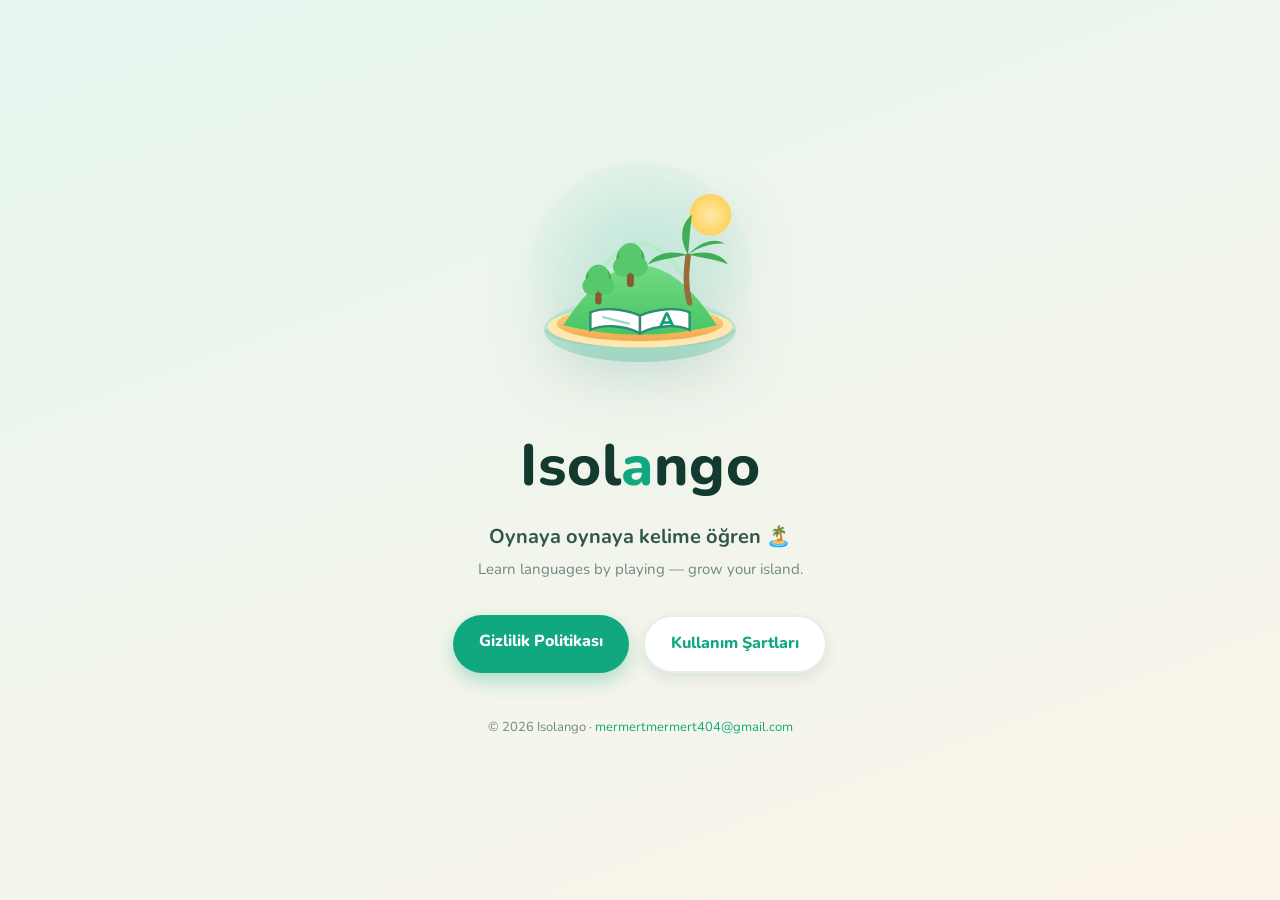
<file: index.html>
<!DOCTYPE html>
<html lang="tr">
<head>
<meta charset="utf-8" />
<meta name="viewport" content="width=device-width, initial-scale=1" />
<title>Isolango — Oynaya oynaya kelime öğren</title>
<meta name="description" content="Isolango: oyunlaştırılmış dil öğrenme uygulaması. Kelime öğren, adanı büyüt." />
<link rel="stylesheet" href="./style.css" />
</head>
<body>
  <main class="hero">
    <svg class="island" viewBox="0 0 300 300" xmlns="http://www.w3.org/2000/svg" aria-label="Isolango adası">
      <defs>
        <radialGradient id="glow" cx="0.5" cy="0.45" r="0.55">
          <stop offset="0" stop-color="#BDEBDC" stop-opacity="0.8"/>
          <stop offset="1" stop-color="#BDEBDC" stop-opacity="0"/>
        </radialGradient>
        <linearGradient id="sea" x1="0" y1="0" x2="0" y2="1">
          <stop offset="0" stop-color="#5BD8B8"/><stop offset="1" stop-color="#12A87F"/>
        </linearGradient>
        <linearGradient id="sand" x1="0" y1="0" x2="0" y2="1">
          <stop offset="0" stop-color="#FFD782"/><stop offset="1" stop-color="#F0A94E"/>
        </linearGradient>
        <linearGradient id="grass" x1="0" y1="0" x2="0" y2="1">
          <stop offset="0" stop-color="#74D983"/><stop offset="1" stop-color="#45C664"/>
        </linearGradient>
        <radialGradient id="sun" cx="0.5" cy="0.5" r="0.5">
          <stop offset="0" stop-color="#FFE9A8"/><stop offset="1" stop-color="#FFD25E"/>
        </radialGradient>
      </defs>

      <circle cx="150" cy="140" r="140" fill="url(#glow)"/>
      <circle cx="238" cy="66" r="26" fill="url(#sun)"/>

      <!-- deniz tabanı -->
      <ellipse cx="150" cy="210" rx="120" ry="40" fill="url(#sea)" opacity="0.25"/>

      <g transform="translate(150 150)">
        <!-- gölge + kumsal -->
        <ellipse cx="0" cy="62" rx="118" ry="20" fill="#000" opacity="0.06"/>
        <ellipse cx="0" cy="56" rx="116" ry="26" fill="#FFE7B0"/>
        <ellipse cx="0" cy="52" rx="104" ry="22" fill="url(#sand)"/>
        <!-- çimen tepe -->
        <path d="M-96 54 Q 0 -96 96 54 Q 0 78 -96 54 Z" fill="url(#grass)"/>
        <path d="M-52 -10 Q 0 -86 52 -10" stroke="#A6EFAE" stroke-width="5" stroke-linecap="round" fill="none" opacity="0.5"/>

        <!-- ağaçlar -->
        <g transform="translate(-52 6)">
          <rect x="-4" y="-2" width="8" height="24" rx="4" fill="#8A5A34"/>
          <circle cx="0" cy="-10" r="16" fill="#3FAE55"/><circle cx="-9" cy="-1" r="11" fill="#57C86B"/><circle cx="9" cy="-1" r="11" fill="#57C86B"/><circle cx="0" cy="-15" r="13" fill="#57C86B"/>
        </g>
        <g transform="translate(-12 -18) scale(1.1)">
          <rect x="-4" y="-2" width="8" height="24" rx="4" fill="#8A5A34"/>
          <circle cx="0" cy="-10" r="16" fill="#3FAE55"/><circle cx="-9" cy="-1" r="11" fill="#57C86B"/><circle cx="9" cy="-1" r="11" fill="#57C86B"/><circle cx="0" cy="-15" r="13" fill="#57C86B"/>
        </g>
        <!-- palmiye -->
        <g transform="translate(60 2)">
          <path d="M2 24 C -4 2 -2 -16 0 -34" stroke="#9A6A3C" stroke-width="7" fill="none" stroke-linecap="round"/>
          <g fill="#3FAE55">
            <path d="M0 -36 C -28 -44 -44 -34 -50 -24 C -34 -31 -17 -32 0 -36 Z"/>
            <path d="M0 -36 C 28 -44 44 -34 50 -24 C 34 -31 17 -32 0 -36 Z"/>
            <path d="M0 -36 C -14 -62 -5 -78 5 -86 C 2 -66 2 -50 0 -36 Z"/>
            <path d="M0 -36 C 19 -56 36 -56 46 -50 C 29 -51 14 -46 0 -36 Z"/>
          </g>
        </g>

        <!-- açık kitap "A" -->
        <g transform="translate(0 40)">
          <path d="M0 2 C -22 -8 -48 -8 -62 -2 L-62 20 C -48 13 -22 13 0 24 Z" fill="#fff" stroke="#2E8B74" stroke-width="3"/>
          <path d="M0 2 C 22 -8 48 -8 62 -2 L62 20 C 48 13 22 13 0 24 Z" fill="#fff" stroke="#2E8B74" stroke-width="3"/>
          <line x1="-46" y1="4" x2="-14" y2="12" stroke="#9FD6C6" stroke-width="3" stroke-linecap="round"/>
          <text x="34" y="16" font-family="Nunito, sans-serif" font-weight="800" font-size="26" fill="#0E9E76" text-anchor="middle">A</text>
        </g>
      </g>
    </svg>

    <h1 class="brand">Isol<span class="a">a</span>ngo</h1>
    <p class="tagline">Oynaya oynaya kelime öğren 🏝️</p>
    <p class="sub">Learn languages by playing — grow your island.</p>

    <nav class="links">
      <a class="btn" href="./privacy.html">Gizlilik Politikası</a>
      <a class="btn ghost" href="./terms.html">Kullanım Şartları</a>
    </nav>

    <p class="foot">
      © 2026 Isolango · <a href="mailto:mermertmermert404@gmail.com">mermertmermert404@gmail.com</a>
    </p>
  </main>
</body>
</html>
</file>
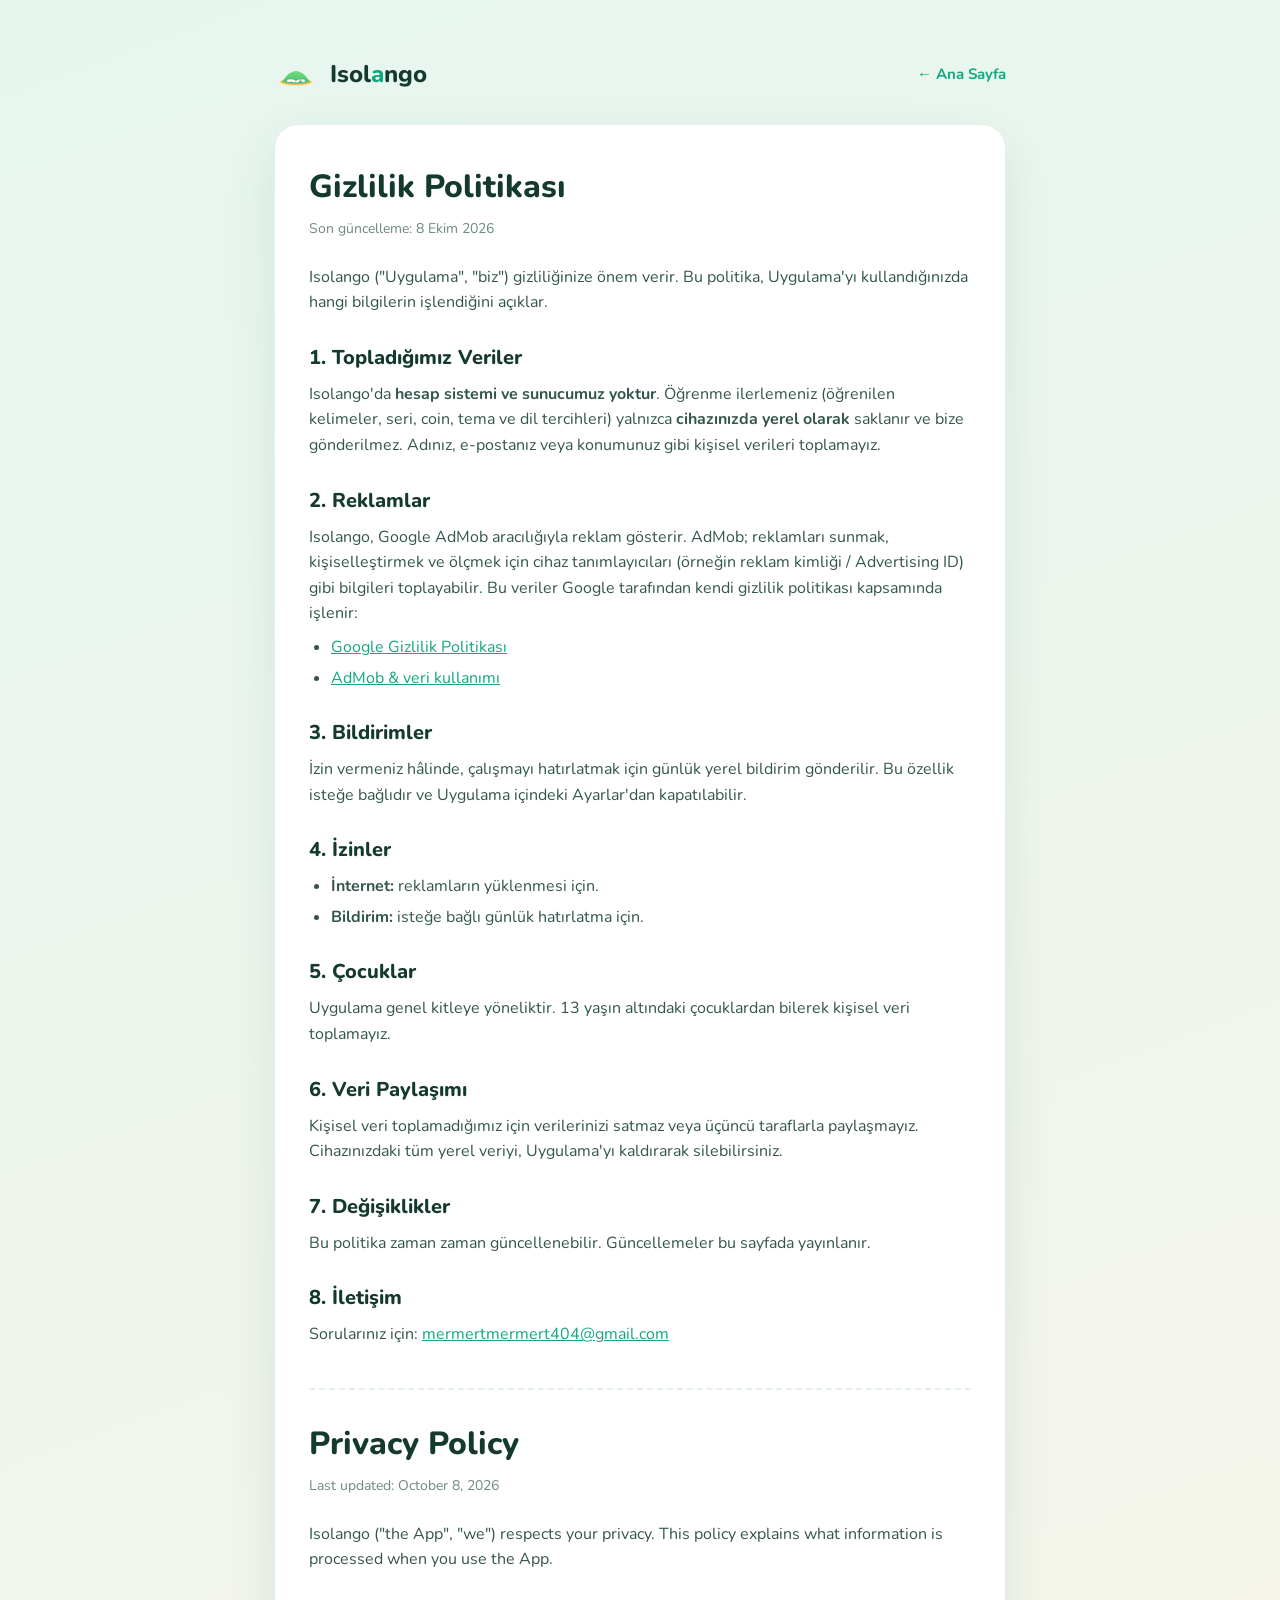
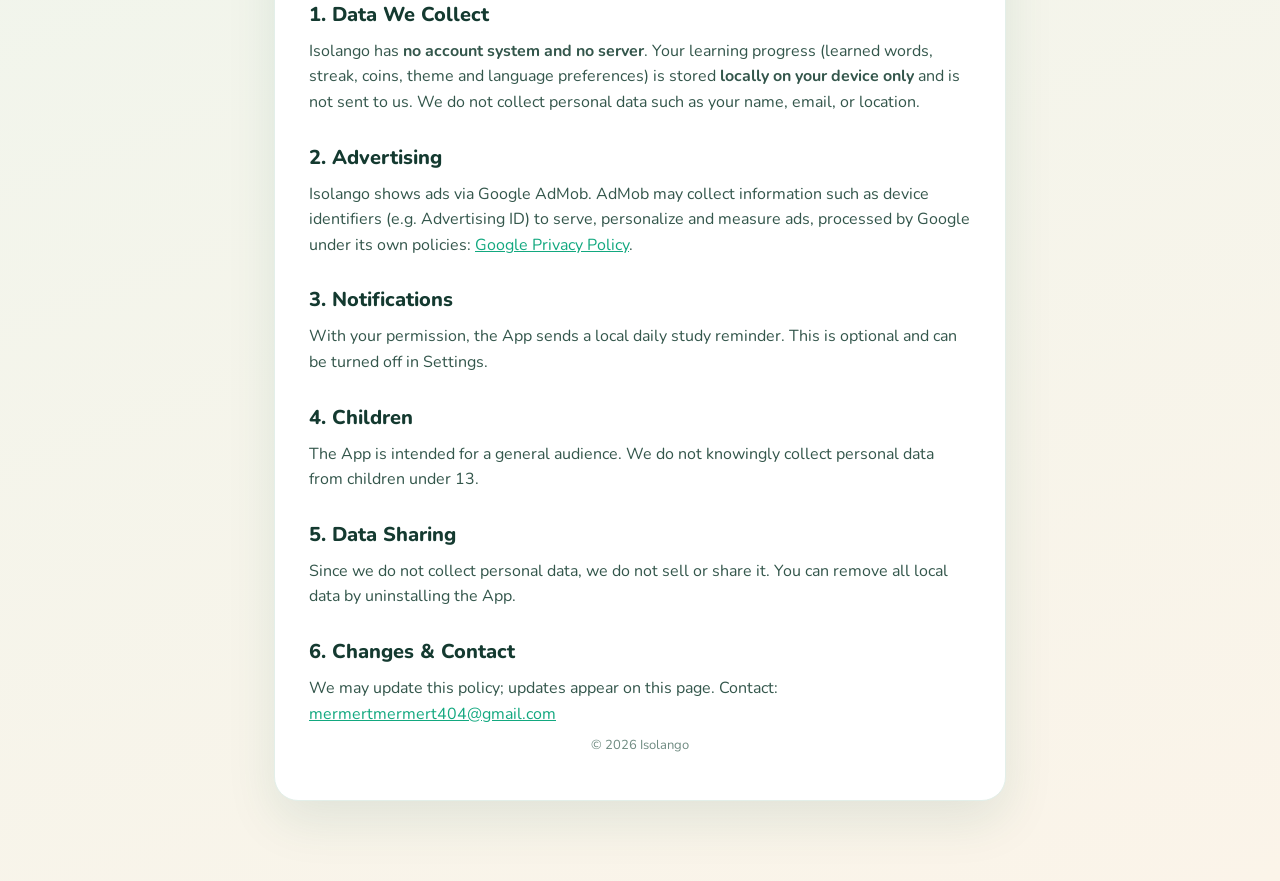
<file: privacy.html>
<!DOCTYPE html>
<html lang="tr">
<head>
<meta charset="utf-8" />
<meta name="viewport" content="width=device-width, initial-scale=1" />
<title>Gizlilik Politikası — Isolango</title>
<link rel="stylesheet" href="./style.css" />
</head>
<body>
  <div class="page">
    <header class="topnav">
      <svg class="logo" viewBox="0 0 300 300" xmlns="http://www.w3.org/2000/svg" aria-hidden="true">
        <defs>
          <linearGradient id="g2" x1="0" y1="0" x2="0" y2="1"><stop offset="0" stop-color="#74D983"/><stop offset="1" stop-color="#45C664"/></linearGradient>
          <linearGradient id="s2" x1="0" y1="0" x2="0" y2="1"><stop offset="0" stop-color="#FFD782"/><stop offset="1" stop-color="#F0A94E"/></linearGradient>
        </defs>
        <g transform="translate(150 150)">
          <ellipse cx="0" cy="56" rx="116" ry="26" fill="#FFE7B0"/>
          <ellipse cx="0" cy="52" rx="104" ry="22" fill="url(#s2)"/>
          <path d="M-96 54 Q 0 -96 96 54 Q 0 78 -96 54 Z" fill="url(#g2)"/>
          <g transform="translate(0 40)">
            <path d="M0 2 C -22 -8 -48 -8 -62 -2 L-62 20 C -48 13 -22 13 0 24 Z" fill="#fff" stroke="#2E8B74" stroke-width="3"/>
            <path d="M0 2 C 22 -8 48 -8 62 -2 L62 20 C 48 13 22 13 0 24 Z" fill="#fff" stroke="#2E8B74" stroke-width="3"/>
            <text x="34" y="16" font-family="Nunito, sans-serif" font-weight="800" font-size="26" fill="#0E9E76" text-anchor="middle">A</text>
          </g>
        </g>
      </svg>
      <span class="name">Isol<span class="a">a</span>ngo</span>
      <a class="home" href="./index.html">← Ana Sayfa</a>
    </header>

    <article class="doc">
      <h1>Gizlilik Politikası</h1>
      <p class="updated">Son güncelleme: 8 Ekim 2026</p>

      <p>Isolango ("Uygulama", "biz") gizliliğinize önem verir. Bu politika, Uygulama'yı kullandığınızda hangi bilgilerin işlendiğini açıklar.</p>

      <h2>1. Topladığımız Veriler</h2>
      <p>Isolango'da <strong>hesap sistemi ve sunucumuz yoktur</strong>. Öğrenme ilerlemeniz (öğrenilen kelimeler, seri, coin, tema ve dil tercihleri) yalnızca <strong>cihazınızda yerel olarak</strong> saklanır ve bize gönderilmez. Adınız, e-postanız veya konumunuz gibi kişisel verileri toplamayız.</p>

      <h2>2. Reklamlar</h2>
      <p>Isolango, Google AdMob aracılığıyla reklam gösterir. AdMob; reklamları sunmak, kişiselleştirmek ve ölçmek için cihaz tanımlayıcıları (örneğin reklam kimliği / Advertising ID) gibi bilgileri toplayabilir. Bu veriler Google tarafından kendi gizlilik politikası kapsamında işlenir:</p>
      <ul>
        <li><a href="https://policies.google.com/privacy" target="_blank" rel="noopener">Google Gizlilik Politikası</a></li>
        <li><a href="https://support.google.com/admob/answer/6128543" target="_blank" rel="noopener">AdMob &amp; veri kullanımı</a></li>
      </ul>

      <h2>3. Bildirimler</h2>
      <p>İzin vermeniz hâlinde, çalışmayı hatırlatmak için günlük yerel bildirim gönderilir. Bu özellik isteğe bağlıdır ve Uygulama içindeki Ayarlar'dan kapatılabilir.</p>

      <h2>4. İzinler</h2>
      <ul>
        <li><strong>İnternet:</strong> reklamların yüklenmesi için.</li>
        <li><strong>Bildirim:</strong> isteğe bağlı günlük hatırlatma için.</li>
      </ul>

      <h2>5. Çocuklar</h2>
      <p>Uygulama genel kitleye yöneliktir. 13 yaşın altındaki çocuklardan bilerek kişisel veri toplamayız.</p>

      <h2>6. Veri Paylaşımı</h2>
      <p>Kişisel veri toplamadığımız için verilerinizi satmaz veya üçüncü taraflarla paylaşmayız. Cihazınızdaki tüm yerel veriyi, Uygulama'yı kaldırarak silebilirsiniz.</p>

      <h2>7. Değişiklikler</h2>
      <p>Bu politika zaman zaman güncellenebilir. Güncellemeler bu sayfada yayınlanır.</p>

      <h2>8. İletişim</h2>
      <p>Sorularınız için: <a href="mailto:mermertmermert404@gmail.com">mermertmermert404@gmail.com</a></p>

      <hr class="lang-divider" />

      <h1 style="margin-top:28px;">Privacy Policy</h1>
      <p class="updated">Last updated: October 8, 2026</p>
      <p>Isolango ("the App", "we") respects your privacy. This policy explains what information is processed when you use the App.</p>

      <h2>1. Data We Collect</h2>
      <p>Isolango has <strong>no account system and no server</strong>. Your learning progress (learned words, streak, coins, theme and language preferences) is stored <strong>locally on your device only</strong> and is not sent to us. We do not collect personal data such as your name, email, or location.</p>

      <h2>2. Advertising</h2>
      <p>Isolango shows ads via Google AdMob. AdMob may collect information such as device identifiers (e.g. Advertising ID) to serve, personalize and measure ads, processed by Google under its own policies: <a href="https://policies.google.com/privacy" target="_blank" rel="noopener">Google Privacy Policy</a>.</p>

      <h2>3. Notifications</h2>
      <p>With your permission, the App sends a local daily study reminder. This is optional and can be turned off in Settings.</p>

      <h2>4. Children</h2>
      <p>The App is intended for a general audience. We do not knowingly collect personal data from children under 13.</p>

      <h2>5. Data Sharing</h2>
      <p>Since we do not collect personal data, we do not sell or share it. You can remove all local data by uninstalling the App.</p>

      <h2>6. Changes &amp; Contact</h2>
      <p>We may update this policy; updates appear on this page. Contact: <a href="mailto:mermertmermert404@gmail.com">mermertmermert404@gmail.com</a></p>

      <p class="doc-foot">© 2026 Isolango</p>
    </article>
  </div>
</body>
</html>
</file>
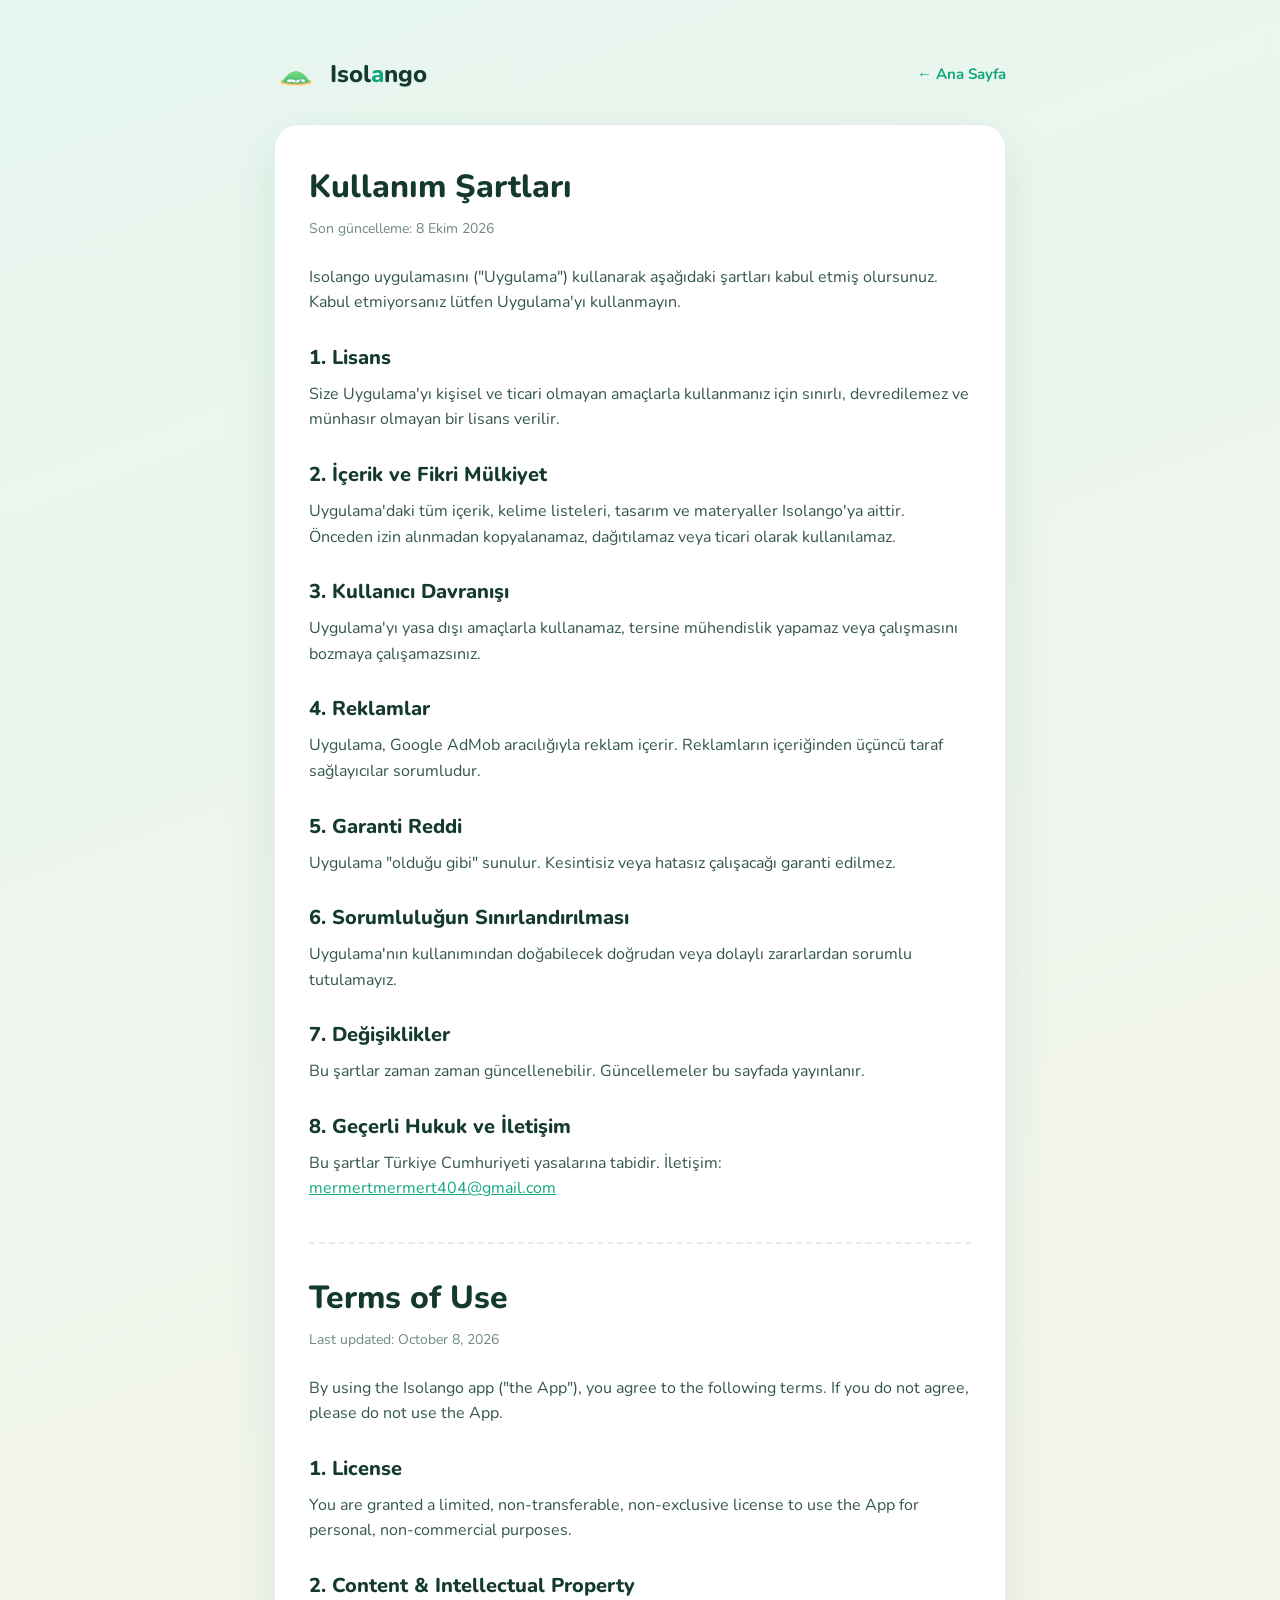
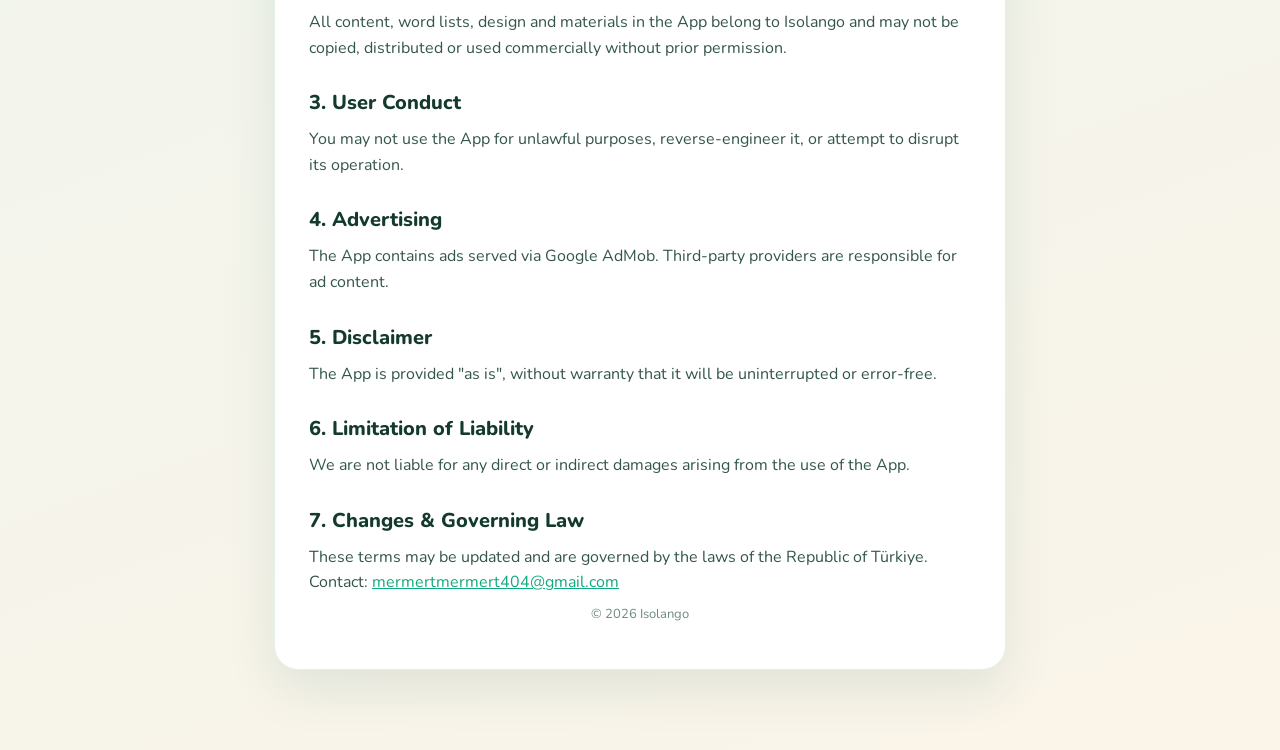
<file: terms.html>
<!DOCTYPE html>
<html lang="tr">
<head>
<meta charset="utf-8" />
<meta name="viewport" content="width=device-width, initial-scale=1" />
<title>Kullanım Şartları — Isolango</title>
<link rel="stylesheet" href="./style.css" />
</head>
<body>
  <div class="page">
    <header class="topnav">
      <svg class="logo" viewBox="0 0 300 300" xmlns="http://www.w3.org/2000/svg" aria-hidden="true">
        <defs>
          <linearGradient id="g3" x1="0" y1="0" x2="0" y2="1"><stop offset="0" stop-color="#74D983"/><stop offset="1" stop-color="#45C664"/></linearGradient>
          <linearGradient id="s3" x1="0" y1="0" x2="0" y2="1"><stop offset="0" stop-color="#FFD782"/><stop offset="1" stop-color="#F0A94E"/></linearGradient>
        </defs>
        <g transform="translate(150 150)">
          <ellipse cx="0" cy="56" rx="116" ry="26" fill="#FFE7B0"/>
          <ellipse cx="0" cy="52" rx="104" ry="22" fill="url(#s3)"/>
          <path d="M-96 54 Q 0 -96 96 54 Q 0 78 -96 54 Z" fill="url(#g3)"/>
          <g transform="translate(0 40)">
            <path d="M0 2 C -22 -8 -48 -8 -62 -2 L-62 20 C -48 13 -22 13 0 24 Z" fill="#fff" stroke="#2E8B74" stroke-width="3"/>
            <path d="M0 2 C 22 -8 48 -8 62 -2 L62 20 C 48 13 22 13 0 24 Z" fill="#fff" stroke="#2E8B74" stroke-width="3"/>
            <text x="34" y="16" font-family="Nunito, sans-serif" font-weight="800" font-size="26" fill="#0E9E76" text-anchor="middle">A</text>
          </g>
        </g>
      </svg>
      <span class="name">Isol<span class="a">a</span>ngo</span>
      <a class="home" href="./index.html">← Ana Sayfa</a>
    </header>

    <article class="doc">
      <h1>Kullanım Şartları</h1>
      <p class="updated">Son güncelleme: 8 Ekim 2026</p>

      <p>Isolango uygulamasını ("Uygulama") kullanarak aşağıdaki şartları kabul etmiş olursunuz. Kabul etmiyorsanız lütfen Uygulama'yı kullanmayın.</p>

      <h2>1. Lisans</h2>
      <p>Size Uygulama'yı kişisel ve ticari olmayan amaçlarla kullanmanız için sınırlı, devredilemez ve münhasır olmayan bir lisans verilir.</p>

      <h2>2. İçerik ve Fikri Mülkiyet</h2>
      <p>Uygulama'daki tüm içerik, kelime listeleri, tasarım ve materyaller Isolango'ya aittir. Önceden izin alınmadan kopyalanamaz, dağıtılamaz veya ticari olarak kullanılamaz.</p>

      <h2>3. Kullanıcı Davranışı</h2>
      <p>Uygulama'yı yasa dışı amaçlarla kullanamaz, tersine mühendislik yapamaz veya çalışmasını bozmaya çalışamazsınız.</p>

      <h2>4. Reklamlar</h2>
      <p>Uygulama, Google AdMob aracılığıyla reklam içerir. Reklamların içeriğinden üçüncü taraf sağlayıcılar sorumludur.</p>

      <h2>5. Garanti Reddi</h2>
      <p>Uygulama "olduğu gibi" sunulur. Kesintisiz veya hatasız çalışacağı garanti edilmez.</p>

      <h2>6. Sorumluluğun Sınırlandırılması</h2>
      <p>Uygulama'nın kullanımından doğabilecek doğrudan veya dolaylı zararlardan sorumlu tutulamayız.</p>

      <h2>7. Değişiklikler</h2>
      <p>Bu şartlar zaman zaman güncellenebilir. Güncellemeler bu sayfada yayınlanır.</p>

      <h2>8. Geçerli Hukuk ve İletişim</h2>
      <p>Bu şartlar Türkiye Cumhuriyeti yasalarına tabidir. İletişim: <a href="mailto:mermertmermert404@gmail.com">mermertmermert404@gmail.com</a></p>

      <hr class="lang-divider" />

      <h1 style="margin-top:28px;">Terms of Use</h1>
      <p class="updated">Last updated: October 8, 2026</p>
      <p>By using the Isolango app ("the App"), you agree to the following terms. If you do not agree, please do not use the App.</p>

      <h2>1. License</h2>
      <p>You are granted a limited, non-transferable, non-exclusive license to use the App for personal, non-commercial purposes.</p>

      <h2>2. Content &amp; Intellectual Property</h2>
      <p>All content, word lists, design and materials in the App belong to Isolango and may not be copied, distributed or used commercially without prior permission.</p>

      <h2>3. User Conduct</h2>
      <p>You may not use the App for unlawful purposes, reverse-engineer it, or attempt to disrupt its operation.</p>

      <h2>4. Advertising</h2>
      <p>The App contains ads served via Google AdMob. Third-party providers are responsible for ad content.</p>

      <h2>5. Disclaimer</h2>
      <p>The App is provided "as is", without warranty that it will be uninterrupted or error-free.</p>

      <h2>6. Limitation of Liability</h2>
      <p>We are not liable for any direct or indirect damages arising from the use of the App.</p>

      <h2>7. Changes &amp; Governing Law</h2>
      <p>These terms may be updated and are governed by the laws of the Republic of Türkiye. Contact: <a href="mailto:mermertmermert404@gmail.com">mermertmermert404@gmail.com</a></p>

      <p class="doc-foot">© 2026 Isolango</p>
    </article>
  </div>
</body>
</html>
</file>
<file: style.css>
@import url('https://fonts.googleapis.com/css2?family=Nunito:wght@400;600;700;800&display=swap');

:root {
  --sea: #12A87F;
  --sea-light: #18C295;
  --ink: #143A30;
  --text: #33564B;
  --muted: #6E8A80;
  --cream: #FBF4E9;
  --sky: #E6F6EF;
  --card: #ffffff;
  --border: #E3EFE9;
}

* { margin: 0; padding: 0; box-sizing: border-box; }

body {
  font-family: 'Nunito', -apple-system, BlinkMacSystemFont, 'Segoe UI', sans-serif;
  color: var(--text);
  background: linear-gradient(160deg, var(--sky) 0%, var(--cream) 100%);
  min-height: 100vh;
  line-height: 1.6;
  -webkit-font-smoothing: antialiased;
}

/* ---------- Landing ---------- */
.hero {
  min-height: 100vh;
  display: flex;
  flex-direction: column;
  align-items: center;
  justify-content: center;
  text-align: center;
  padding: 40px 24px;
}
.island { width: 240px; height: 240px; filter: drop-shadow(0 18px 30px rgba(20, 90, 70, .18)); }
.brand {
  font-size: 58px; font-weight: 800; color: var(--ink);
  letter-spacing: .5px; margin-top: 18px;
}
.brand .a { color: var(--sea); }
.tagline { font-size: 20px; font-weight: 700; color: var(--text); margin-top: 8px; }
.sub { font-size: 15px; color: var(--muted); margin-top: 4px; }

.links { display: flex; gap: 14px; margin-top: 34px; flex-wrap: wrap; justify-content: center; }
.btn {
  display: inline-block; text-decoration: none;
  font-weight: 800; font-size: 16px;
  padding: 14px 26px; border-radius: 999px;
  background: var(--sea); color: #fff;
  box-shadow: 0 8px 18px rgba(18, 168, 127, .3);
  transition: transform .12s ease, box-shadow .12s ease;
}
.btn:hover { transform: translateY(-2px); box-shadow: 0 12px 24px rgba(18, 168, 127, .38); }
.btn.ghost {
  background: #fff; color: var(--sea);
  border: 2px solid var(--border); box-shadow: 0 6px 14px rgba(20, 90, 70, .1);
}
.foot { margin-top: 44px; font-size: 13px; color: var(--muted); }
.foot a { color: var(--sea); text-decoration: none; }

/* ---------- Legal pages ---------- */
.page { max-width: 780px; margin: 0 auto; padding: 32px 24px 80px; }
.topnav {
  display: flex; align-items: center; gap: 12px;
  padding: 20px 0; margin-bottom: 8px;
}
.topnav .logo { width: 44px; height: 44px; }
.topnav .name { font-weight: 800; font-size: 24px; color: var(--ink); }
.topnav .name .a { color: var(--sea); }
.topnav .home { margin-left: auto; text-decoration: none; color: var(--sea); font-weight: 700; font-size: 15px; }

.doc {
  background: var(--card); border: 1px solid var(--border);
  border-radius: 24px; padding: 36px 34px;
  box-shadow: 0 20px 50px rgba(20, 90, 70, .1);
}
.doc h1 { font-size: 32px; font-weight: 800; color: var(--ink); }
.doc .updated { color: var(--muted); font-size: 14px; margin: 6px 0 24px; }
.doc h2 { font-size: 20px; font-weight: 800; color: var(--ink); margin: 26px 0 8px; }
.doc p { margin: 8px 0; }
.doc ul { margin: 8px 0 8px 22px; }
.doc li { margin: 5px 0; }
.doc a { color: var(--sea); }
.lang-divider {
  margin: 40px 0 0; border: none; border-top: 2px dashed var(--border);
}
.doc-foot { text-align: center; color: var(--muted); font-size: 13px; margin-top: 28px; }
</file>
